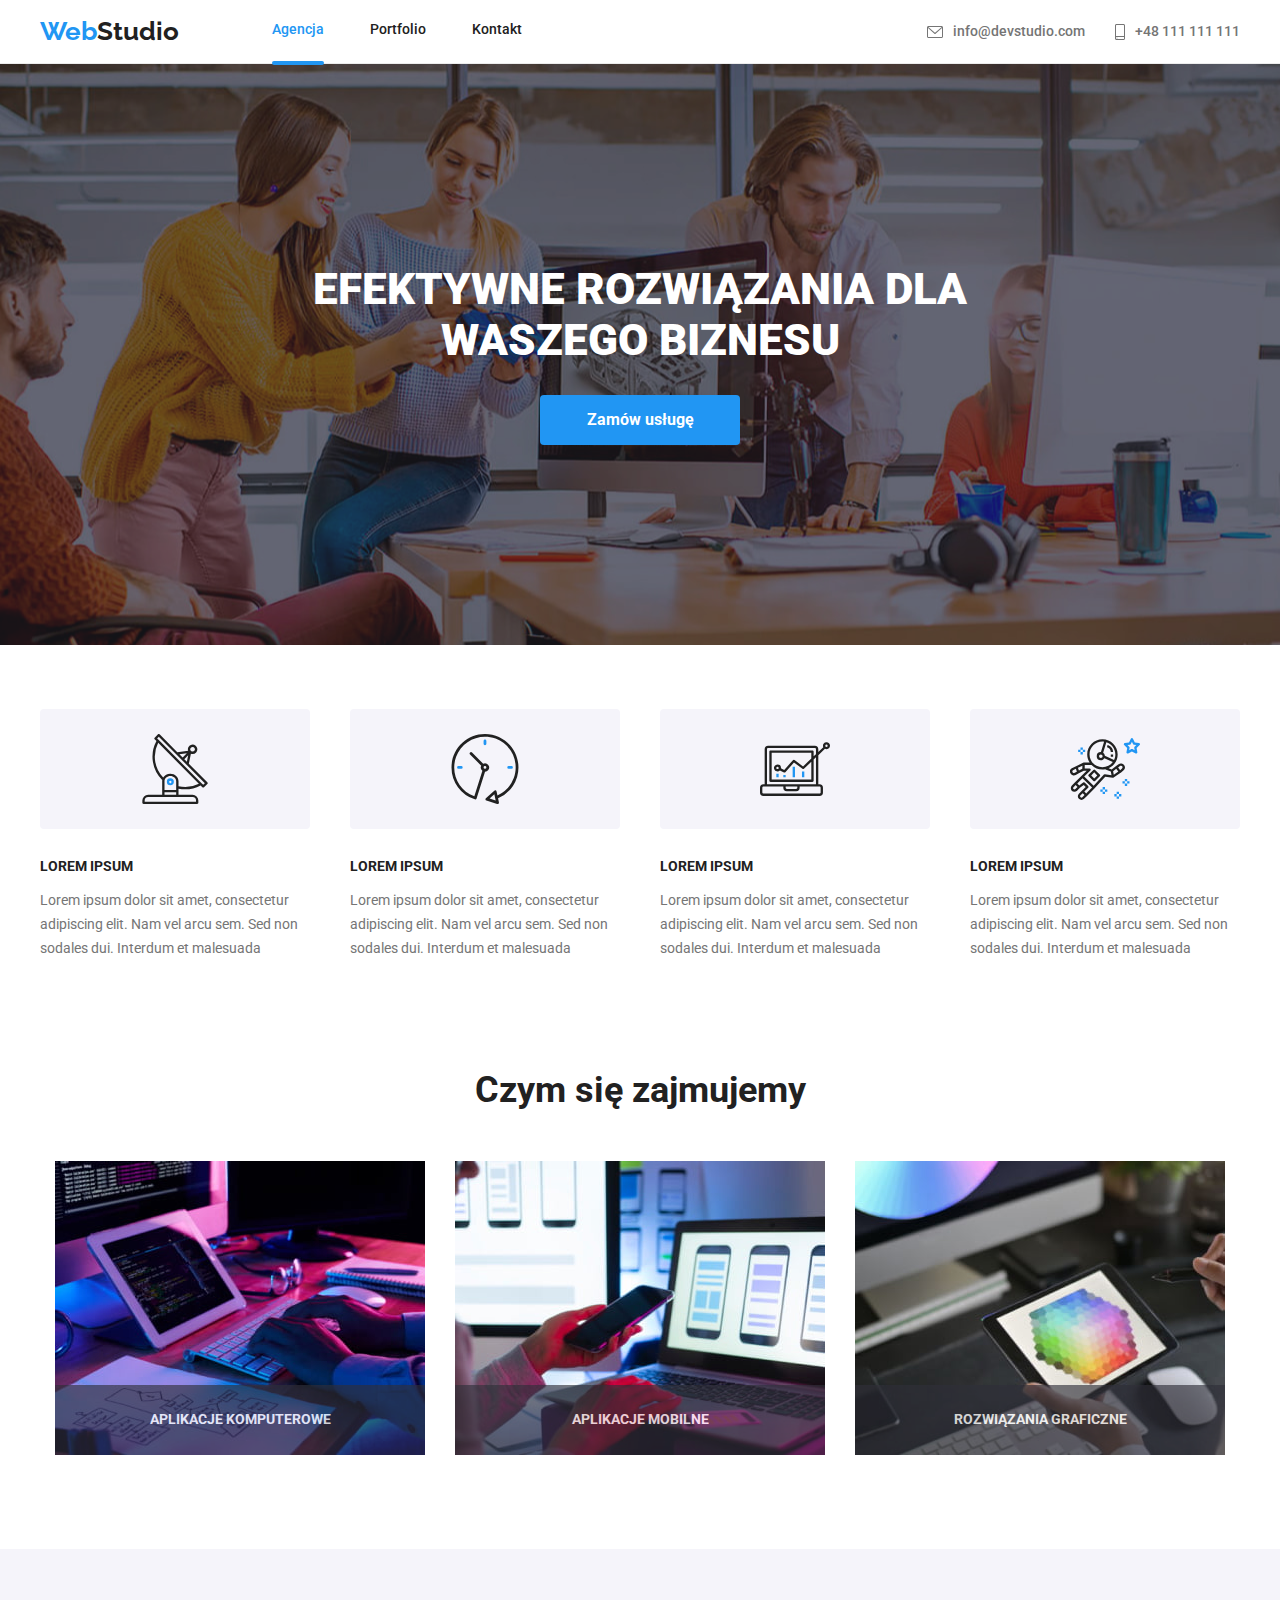
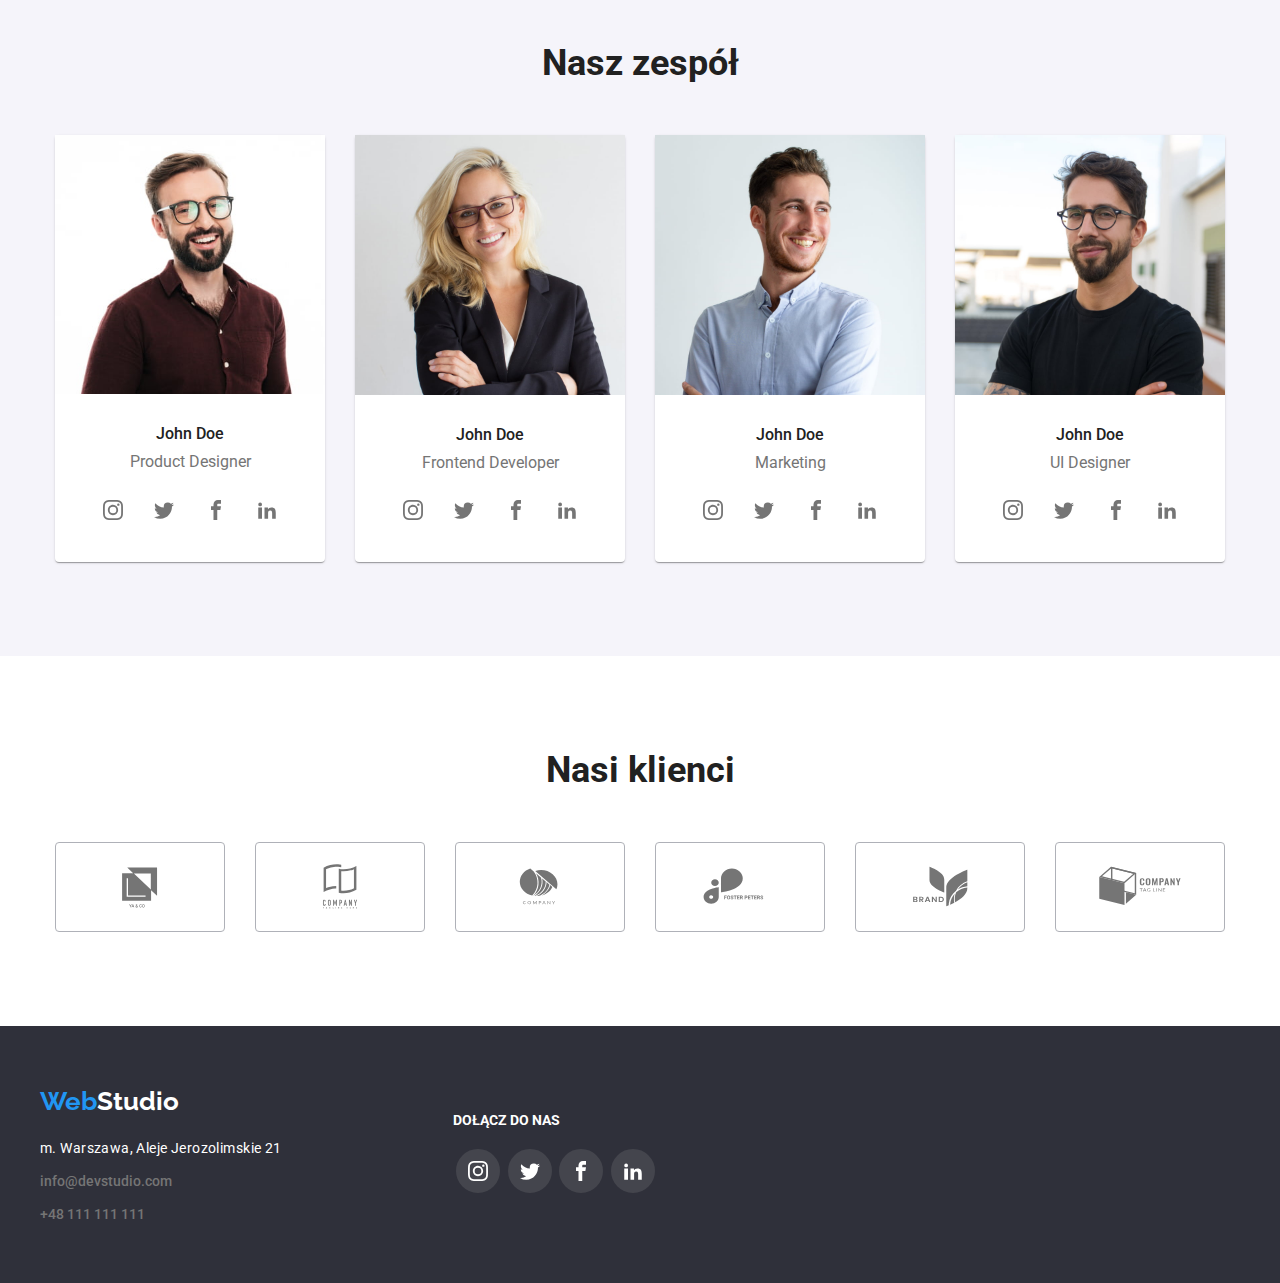
<file: index.html>
<!DOCTYPE html>
<html lang="en">
  <head>
    <meta charset="UTF-8" />
    <meta http-equiv="X-UA-Compatible" content="IE=edge" />
    <meta name="viewport" content="width=device-width, initial-scale=1.0" />
    <meta name="description" content="Zadanie domowe nr 5 z kursu GO-IT" />
    <title>Kurs GO-IT - Zadanie domowe nr 5</title>
    <link
      rel="stylesheet"
      href="https://cdnjs.cloudflare.com/ajax/libs/modern-normalize/1.0.0/modern-normalize.min.css"
    />
    <link href="./css/styles.css" rel="stylesheet" />
    <link rel="preconnect" href="https://fonts.googleapis.com" />
    <link rel="preconnect" href="https://fonts.gstatic.com" crossorigin />
    <link
      href="https://fonts.googleapis.com/css2?family=Raleway:wght@700&family=Roboto:wght@400;500;700;900&display=swap"
      rel="stylesheet"
    />
  </head>

  <body>
    <!-- Header -->
    <header>
      <div class="container">
        <div class="logo-menu-container">
          <p>
            <a class="logo" href="./index.html" title="WebStudio"
              ><span class="accent">Web</span>Studio</a
            >
          </p>
          <nav>
            <ul style="padding-left: 0px; margin-left: -46px">
              <li>
                <a class="active" href="./index.html" title="Agencja"
                  >Agencja</a
                >
              </li>
              <li>
                <a class="link" href="./portfolio.html" title="Portfolio"
                  >Portfolio</a
                >
              </li>
              <li><a class="link" href="" title="Kontakt">Kontakt</a></li>
            </ul>
          </nav>
        </div>
        <adress class="adress-header">
          <div class="link-with-svg">
            <!-- email  -->
            <svg
              width="16"
              height="12"
              viewBox="0 0 16 12"
              xmlns="mailto:info@devstudio.com"
              xmlns:xlink="mailto:info@devstudio.com"
            >
              <a xlink:href="mailto:info@devstudio.com">
                <use href="./images/icons.svg#icon-mail"></use>
              </a>
            </svg>
            <a href="mailto:info@devstudio.com">info@devstudio.com</a>
          </div>
          <div class="link-with-svg">
            <!-- phone -->
            <svg
              width="10"
              height="16"
              viewBox="0 0 10 16"
              xmlns="tel:+48111111111"
              xmlns:xlink="tel:+48111111111"
            >
              <a xlink:href="tel:+48111111111">
                <use href="./images/icons.svg#icon-phone"></use>
              </a>
            </svg>

            <a href="tel:+48111111111">+48 111 111 111</a>
          </div>
        </adress>
      </div>
    </header>

    <!-- Main -->
    <main>
      <!-- Banner section -->
      <section class="banner">
        <div class="container">
          <h1>EFEKTYWNE ROZWIĄZANIA DLA WASZEGO BIZNESU</h1>

          <!-- Zamów usługę -->
          <div class="button-wraper">
            <button type="button" data-modal-open>Zamów usługę</button>
          </div>
        </div>
      </section>

      <!-- Lorem ipsum section -->
      <section class="lorem-ipsum">
        <div class="container">
          <ul style="padding-left: 0px">
            <li>
              <div class="lorem-container">
                <svg height="70px" viewBox="0 0 70 70">
                  <use href="./images/icons.svg#antena"></use>
                </svg>
              </div>
              <h3>LOREM IPSUM</h3>
              <p>
                Lorem ipsum dolor sit amet, consectetur adipiscing elit. Nam vel
                arcu sem. Sed non sodales dui. Interdum et malesuada
              </p>
            </li>
            <li>
              <div class="lorem-container">
                <svg height="70px" viewBox="0 0 70 70">
                  <use href="./images/icons.svg#clock"></use>
                </svg>
              </div>
              <h3>LOREM IPSUM</h3>
              <p>
                Lorem ipsum dolor sit amet, consectetur adipiscing elit. Nam vel
                arcu sem. Sed non sodales dui. Interdum et malesuada
              </p>
            </li>

            <li>
              <div class="lorem-container">
                <svg height="70px" viewBox="0 0 70 70">
                  <use href="./images/icons.svg#diagram"></use>
                </svg>
              </div>
              <h3>LOREM IPSUM</h3>
              <p>
                Lorem ipsum dolor sit amet, consectetur adipiscing elit. Nam vel
                arcu sem. Sed non sodales dui. Interdum et malesuada
              </p>
            </li>
            <li>
              <div class="lorem-container">
                <svg height="70px" viewBox="0 0 70 70">
                  <use href="./images/icons.svg#astronaut"></use>
                </svg>
              </div>
              <h3>LOREM IPSUM</h3>
              <p>
                Lorem ipsum dolor sit amet, consectetur adipiscing elit. Nam vel
                arcu sem. Sed non sodales dui. Interdum et malesuada
              </p>
            </li>
          </ul>
        </div>
      </section>

      <!-- What are we doing section-->
      <section class="what-are-we-doing">
        <div class="container">
          <h2>Czym się zajmujemy</h2>
          <ul>
            <li class="thumb">
              <img
                src="images/img6.jpg"
                alt="Close up image programer working his desk office"
                width="370"
              />
              <div class="thumb-description"><p>Aplikacje komputerowe</p></div>
            </li>
            <li class="thumb">
              <img
                src="images/img1.jpg"
                alt="Web ui designers are developing application smartphones team creators is working interface mobile phones"
                width="370"
              />
              <div class="thumb-description"><p>Aplikacje mobilne</p></div>
            </li>
            <li class="thumb">
              <img
                src="images/img7.jpg"
                alt="Creative artist web design with working colour selection graphic tablet"
                width="370"
              />
              <div class="thumb-description"><p>Rozwiązania graficzne</p></div>
            </li>
          </ul>
        </div>
      </section>

      <!-- Our team section-->
      <section class="our-team">
        <div class="container">
          <h2>Nasz zespół</h2>
          <ul class="card-set">
            <li class="team-member">
              <img src="images/img2.jpg" alt="John Doe - photo" width="270" />
              <h3>John Doe</h3>
              <p>Product Designer</p>
              <div class="container-social-media">
                <svg viewBox="-12 0 44 44" class="icon-social-team">
                  <use
                    width="20"
                    href="./images/icons.svg#icon-instagram"
                  ></use>
                </svg>
                <svg viewBox="-12 0 44 44" class="icon-social-team">
                  <use width="20" href="./images/icons.svg#icon-twitter"></use>
                </svg>
                <svg viewBox="0 -12 44 44" class="icon-social-team">
                  <use
                    height="20"
                    href="./images/icons.svg#icon-facebook"
                  ></use>
                </svg>
                <svg viewBox="0 -12 44 44" class="icon-social-team">
                  <use
                    height="20"
                    href="./images/icons.svg#icon-linkedin"
                  ></use>
                </svg>
              </div>
            </li>
            <li class="team-member">
              <img src="images/img3.jpg" alt="John Doe - photo" width="270" />
              <h3>John Doe</h3>
              <p>Frontend Developer</p>
              <div class="container-social-media">
                <svg viewBox="-12 0 44 44" class="icon-social-team">
                  <use
                    width="20"
                    href="./images/icons.svg#icon-instagram"
                  ></use>
                </svg>
                <svg viewBox="-12 0 44 44" class="icon-social-team">
                  <use width="20" href="./images/icons.svg#icon-twitter"></use>
                </svg>
                <svg viewBox="0 -12 44 44" class="icon-social-team">
                  <use
                    height="20"
                    href="./images/icons.svg#icon-facebook"
                  ></use>
                </svg>
                <svg viewBox="0 -12 44 44" class="icon-social-team">
                  <use
                    height="20"
                    href="./images/icons.svg#icon-linkedin"
                  ></use>
                </svg>
              </div>
            </li>
            <li class="team-member">
              <img src="images/img4.jpg" alt="John Doe - photo" width="270" />
              <h3>John Doe</h3>
              <p>Marketing</p>
              <div class="container-social-media">
                <svg viewBox="-12 0 44 44" class="icon-social-team">
                  <use
                    width="20"
                    href="./images/icons.svg#icon-instagram"
                  ></use>
                </svg>
                <svg viewBox="-12 0 44 44" class="icon-social-team">
                  <use width="20" href="./images/icons.svg#icon-twitter"></use>
                </svg>
                <svg viewBox="0 -12 44 44" class="icon-social-team">
                  <use
                    height="20"
                    href="./images/icons.svg#icon-facebook"
                  ></use>
                </svg>
                <svg viewBox="0 -12 44 44" class="icon-social-team">
                  <use
                    height="20"
                    href="./images/icons.svg#icon-linkedin"
                  ></use>
                </svg>
              </div>
            </li>
            <li class="team-member">
              <img src="images/img5.jpg" alt="John Doe - photo" width="270" />
              <h3>John Doe</h3>
              <p>UI Designer</p>
              <div class="container-social-media">
                <svg viewBox="-12 0 44 44" class="icon-social-team">
                  <use
                    width="20"
                    href="./images/icons.svg#icon-instagram"
                  ></use>
                </svg>
                <svg viewBox="-12 0 44 44" class="icon-social-team">
                  <use width="20" href="./images/icons.svg#icon-twitter"></use>
                </svg>
                <svg viewBox="0 -12 44 44" class="icon-social-team">
                  <use
                    height="20"
                    href="./images/icons.svg#icon-facebook"
                  ></use>
                </svg>
                <svg viewBox="0 -12 44 44" class="icon-social-team">
                  <use
                    height="20"
                    href="./images/icons.svg#icon-linkedin"
                  ></use>
                </svg>
              </div>
            </li>
          </ul>
        </div>
      </section>

      <!-- Our clients section-->
      <section class="our-clients">
        <div class="container">
          <h2>Nasi klienci</h2>
          <ul class="card-set-clients">
            <li class="client-container">
              <svg width="41" class="logo-our-clients">
                <use href="./images/icons.svg#logo-1"></use>
              </svg>
            </li>
            <li class="client-container">
              <svg width="40" class="logo-our-clients">
                <use href="./images/icons.svg#logo-2"></use>
              </svg>
            </li>
            <li class="client-container">
              <svg width="43.46" class="logo-our-clients">
                <use href="./images/icons.svg#logo-5"></use>
              </svg>
            </li>
            <li class="client-container">
              <svg width="84.44" class="logo-our-clients">
                <use href="./images/icons.svg#logo-4"></use>
              </svg>
            </li>
            <li class="client-container">
              <svg width="62.54" class="logo-our-clients">
                <use href="./images/icons.svg#logo-3"></use>
              </svg>
            </li>
            <li class="client-container">
              <svg width="93.79" class="logo-our-clients">
                <use href="./images/icons.svg#logo-6"></use>
              </svg>
            </li>
          </ul>
        </div>
      </section>
    </main>

    <!-- Footer -->
    <footer>
      <div class="container">
        <div class="inline-container-footer">
          <adress class="adress-footer">
            <a
              id="logo-footer"
              class="logo"
              href="./index.html"
              title="WebStudio"
              ><span class="accent">Web</span>Studio</a
            >
            <a class="adress-city-street">
              m. Warszawa, Aleje Jerozolimskie 21</a
            >

            <!-- e-mail  -->
            <a class="link" href="mailto:info@devstudio.com"
              >info@devstudio.com</a
            >
            <!-- phone -->
            <a class="link" href="tel:+48111111111">+48 111 111 111</a>
          </adress>

          <!-- social media buttons section -->
          <div class="social-media-footer">
            <p>DOŁĄCZ DO NAS</p>
            <div class="container-social-media">
              <svg viewBox="-12 0 44 44" class="icon-social-footer">
                <use width="20" href="./images/icons.svg#icon-instagram"></use>
              </svg>
              <svg viewBox="-12 0 44 44" class="icon-social-footer">
                <use width="20" href="./images/icons.svg#icon-twitter"></use>
              </svg>
              <svg viewBox="0 -12 44 44" class="icon-social-footer">
                <use height="20" href="./images/icons.svg#icon-facebook"></use>
              </svg>
              <svg viewBox="0 -12 44 44" class="icon-social-footer">
                <use height="20" href="./images/icons.svg#icon-linkedin"></use>
              </svg>
            </div>
          </div>
        </div>
      </div>
    </footer>

    <div class="backdrop is-hidden" data-modal>
      <div class="modal">
        <button type="button" class="close-btn" data-modal-close>
          <svg viewBox="0 0 11 11" class="icon-modal">
            <use href="./images/icons.svg#icon-close"></use>
          </svg>
        </button>
      </div>
    </div>
    <script src="./js/modal.js"></script>
  </body>
</html>
</file>
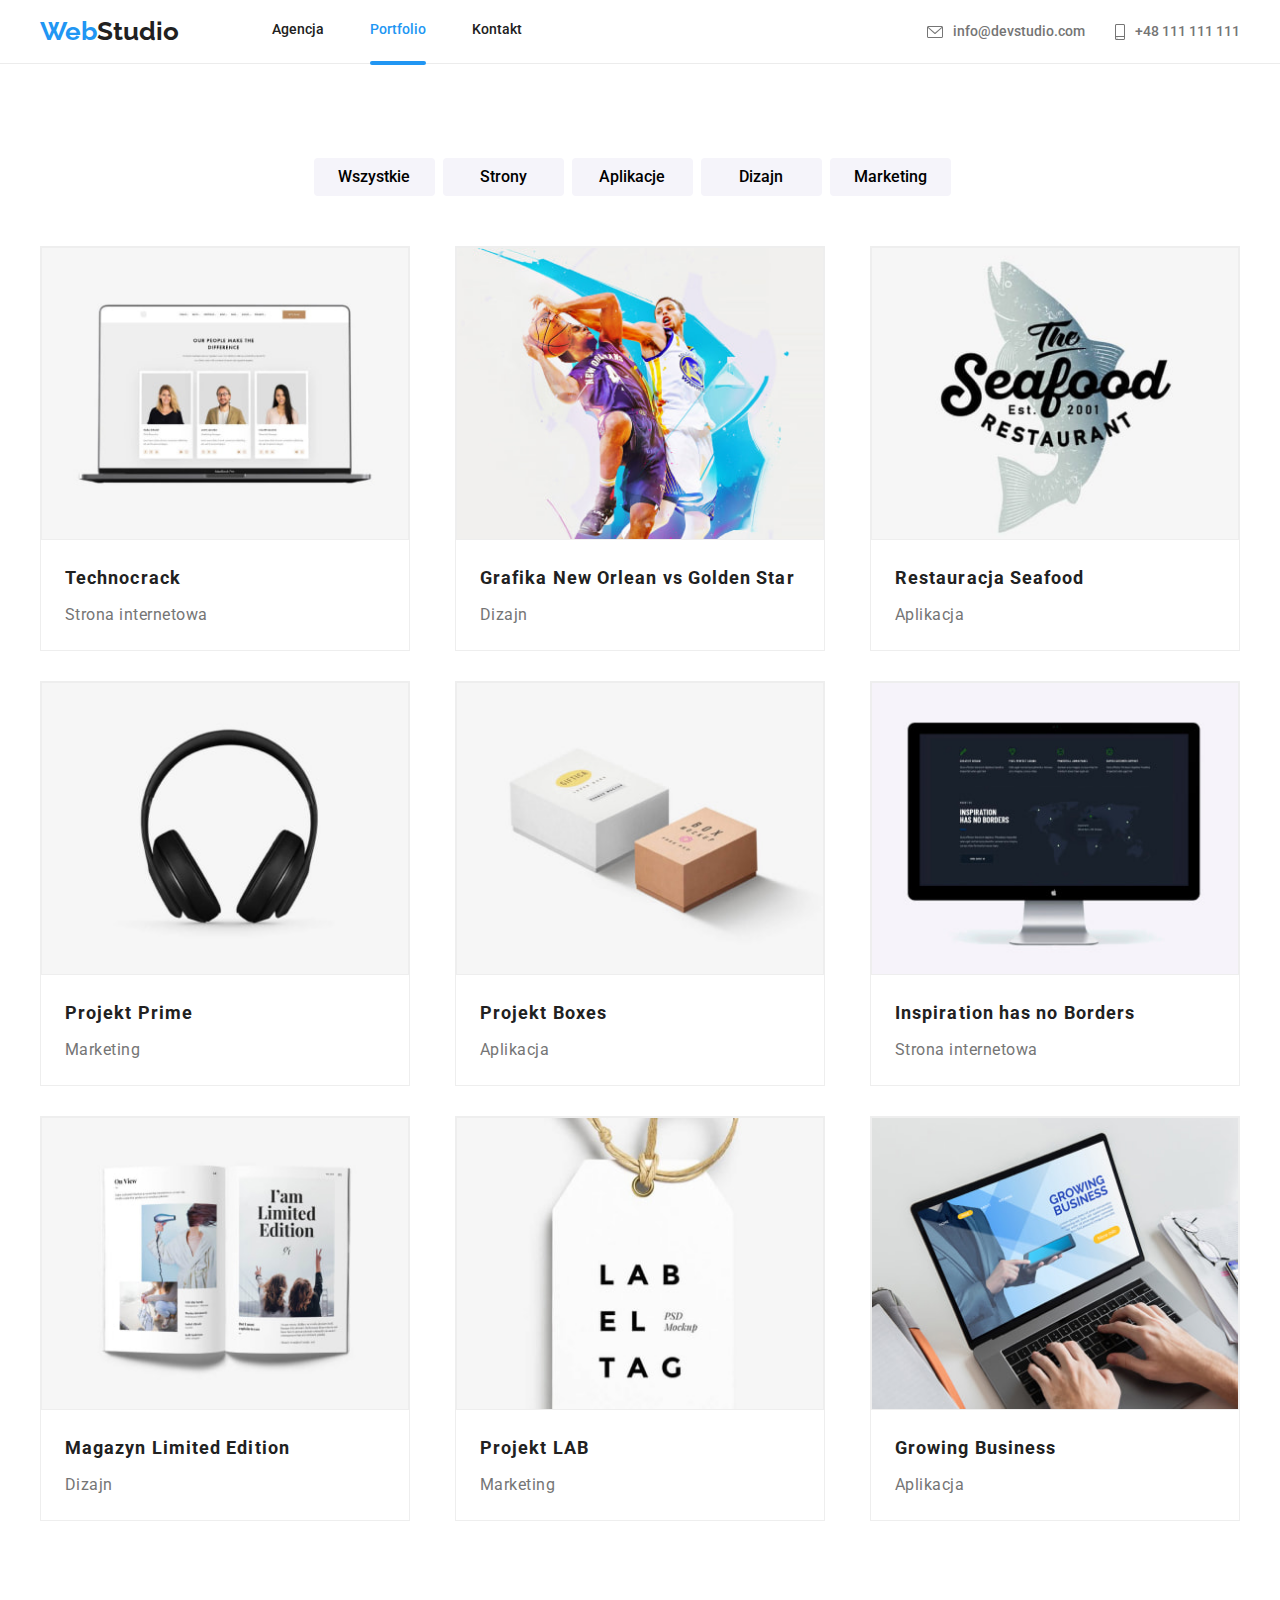
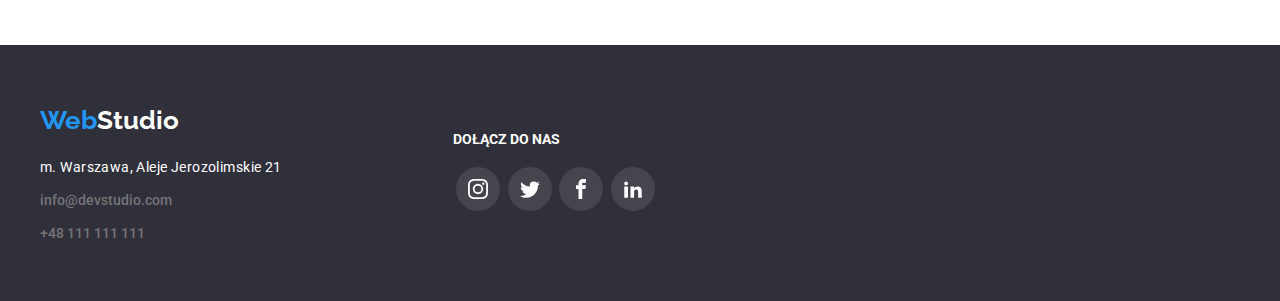
<file: portfolio.html>
<!DOCTYPE html>
<html lang="en">
  <head>
    <meta charset="UTF-8" />
    <meta http-equiv="X-UA-Compatible" content="IE=edge" />
    <meta name="viewport" content="width=device-width, initial-scale=1.0" />
    <meta name="description" content="Zadanie domowe nr 5 z kursu GO-IT" />
    <title>Kurs GO-IT - Zadanie domowe nr 5</title>
    <link
      rel="stylesheet"
      href="https://cdnjs.cloudflare.com/ajax/libs/modern-normalize/1.0.0/modern-normalize.min.css"
    />
    <link href="./css/styles.css" rel="stylesheet" />
    <link rel="preconnect" href="https://fonts.googleapis.com" />
    <link rel="preconnect" href="https://fonts.gstatic.com" crossorigin />
    <link
      href="https://fonts.googleapis.com/css2?family=Raleway:wght@700&family=Roboto:wght@400;500;700;900&display=swap"
      rel="stylesheet"
    />
  </head>

  <body>
    <!-- Header -->
    <header>
      <div class="container">
        <div class="logo-menu-container">
          <p>
            <a class="logo" href="./index.html" title="WebStudio"
              ><span class="accent">Web</span>Studio</a
            >
          </p>
          <nav>
            <ul style="padding-left: 0px; margin-left: -46px">
              <li>
                <a class="link" href="./index.html" title="Agencja">Agencja</a>
              </li>
              <li>
                <a class="active" href="./portfolio.html" title="Portfolio"
                  >Portfolio</a
                >
              </li>
              <li><a class="link" href="" title="Kontakt">Kontakt</a></li>
            </ul>
          </nav>
        </div>
        <adress class="adress-header">
          <div class="link-with-svg">
            <!-- email  -->
            <svg
              width="16"
              height="12"
              viewBox="0 0 16 12"
              xmlns="mailto:info@devstudio.com"
              xmlns:xlink="mailto:info@devstudio.com"
            >
              <a xlink:href="mailto:info@devstudio.com">
                <use href="./images/icons.svg#icon-mail"></use>
              </a>
            </svg>
            <a href="mailto:info@devstudio.com">info@devstudio.com</a>
          </div>
          <div class="link-with-svg">
            <!-- phone -->
            <svg
              width="10"
              height="16"
              viewBox="0 0 10 16"
              xmlns="tel:+48111111111"
              xmlns:xlink="tel:+48111111111"
            >
              <a xlink:href="tel:+48111111111">
                <use href="./images/icons.svg#icon-phone"></use>
              </a>
            </svg>

            <a href="tel:+48111111111">+48 111 111 111</a>
          </div>
        </adress>
      </div>
    </header>

    <!-- Main -->
    <main>
      <!-- Butttons section -->
      <section>
        <div class="container">
          <ul class="buttons-portfolio">
            <li><button type="button">Wszystkie</button></li>
            <li><button type="button">Strony</button></li>
            <li><button type="button">Aplikacje</button></li>
            <li><button type="button">Dizajn</button></li>
            <li><button type="button">Marketing</button></li>
          </ul>
        </div>
      </section>

      <!-- Portfolio items section-->
      <section class="portfolio">
        <div class="container">
          <ul class="portfolio-list">
            <li class="item">
              <div class="item-box">
                <img
                  src="images/img8.jpg"
                  alt="Technocrack - Strona internetowa"
                />
                <div class="portfolio-item-description">
                  <p>
                    Technocrack jest popularną platformą wykorzystywaną do
                    rozpowszechniania koronawirusa. Firmy wykorzystują tę
                    platformę do celów szpiegowskich i ataków na
                    niezabezpieczone serwery konkurencji
                  </p>
                </div>
              </div>
              <h3>Technocrack</h3>
              <p class="short-description">Strona internetowa</p>
            </li>
            <li class="item">
              <div class="item-box">
                <img
                  src="images/img9.jpg"
                  alt="Grafika New Orlean vs Golden Star - Dizajn"
                />
                <div class="portfolio-item-description">
                  <p>
                    Technocrack jest popularną platformą wykorzystywaną do
                    rozpowszechniania koronawirusa. Firmy wykorzystują tę
                    platformę do celów szpiegowskich i ataków na
                    niezabezpieczone serwery konkurencji
                  </p>
                </div>
              </div>
              <h3>Grafika New Orlean vs Golden Star</h3>
              <p class="short-description">Dizajn</p>
            </li>
            <li class="item">
              <div class="item-box">
                <img
                  src="images/img10.jpg"
                  alt="Restauracja Seafood - Aplikacja"
                />
                <div class="portfolio-item-description">
                  <p>
                    Technocrack jest popularną platformą wykorzystywaną do
                    rozpowszechniania koronawirusa. Firmy wykorzystują tę
                    platformę do celów szpiegowskich i ataków na
                    niezabezpieczone serwery konkurencji
                  </p>
                </div>
              </div>
              <h3>Restauracja Seafood</h3>
              <p class="short-description">Aplikacja</p>
            </li>
            <li class="item">
              <div class="item-box">
                <img src="images/img11.jpg" alt="Projekt Prime - Marketing" />
                <div class="portfolio-item-description">
                  <p>
                    Technocrack jest popularną platformą wykorzystywaną do
                    rozpowszechniania koronawirusa. Firmy wykorzystują tę
                    platformę do celów szpiegowskich i ataków na
                    niezabezpieczone serwery konkurencji
                  </p>
                </div>
              </div>
              <h3 id="allbutton">Projekt Prime</h3>
              <p class="short-description">Marketing</p>
            </li>
            <li class="item">
              <div class="item-box">
                <img src="images/img12.jpg" alt="Projekt Boxes - Aplikacja" />
                <div class="portfolio-item-description">
                  <p>
                    Technocrack jest popularną platformą wykorzystywaną do
                    rozpowszechniania koronawirusa. Firmy wykorzystują tę
                    platformę do celów szpiegowskich i ataków na
                    niezabezpieczone serwery konkurencji
                  </p>
                </div>
              </div>
              <h3>Projekt Boxes</h3>
              <p class="short-description">Aplikacja</p>
            </li>
            <li class="item">
              <div class="item-box">
                <img
                  src="images/img13.jpg"
                  alt="Inspiration has no Borders - Strona internetowa"
                />
                <div class="portfolio-item-description">
                  <p>
                    Technocrack jest popularną platformą wykorzystywaną do
                    rozpowszechniania koronawirusa. Firmy wykorzystują tę
                    platformę do celów szpiegowskich i ataków na
                    niezabezpieczone serwery konkurencji
                  </p>
                </div>
              </div>
              <h3>Inspiration has no Borders</h3>
              <p class="short-description">Strona internetowa</p>
            </li>
            <li class="item">
              <div class="item-box">
                <img
                  src="images/img14.jpg"
                  alt="Magazyn Limited Edition - Dizajn"
                />
                <div class="portfolio-item-description">
                  <p>
                    Technocrack jest popularną platformą wykorzystywaną do
                    rozpowszechniania koronawirusa. Firmy wykorzystują tę
                    platformę do celów szpiegowskich i ataków na
                    niezabezpieczone serwery konkurencji
                  </p>
                </div>
              </div>
              <h3>Magazyn Limited Edition</h3>
              <p class="short-description">Dizajn</p>
            </li>
            <li class="item">
              <div class="item-box">
                <img src="images/img15.jpg" alt="Projekt LAB - Marketing" />
                <div class="portfolio-item-description">
                  <p>
                    Technocrack jest popularną platformą wykorzystywaną do
                    rozpowszechniania koronawirusa. Firmy wykorzystują tę
                    platformę do celów szpiegowskich i ataków na
                    niezabezpieczone serwery konkurencji
                  </p>
                </div>
              </div>
              <h3>Projekt LAB</h3>
              <p class="short-description">Marketing</p>
            </li>
            <li class="item">
              <div class="item-box">
                <img
                  src="images/img16.jpg"
                  alt="Growing Business - Aplikacja"
                />
                <div class="portfolio-item-description">
                  <p>
                    Technocrack jest popularną platformą wykorzystywaną do
                    rozpowszechniania koronawirusa. Firmy wykorzystują tę
                    platformę do celów szpiegowskich i ataków na
                    niezabezpieczone serwery konkurencji
                  </p>
                </div>
              </div>
              <h3>Growing Business</h3>
              <p class="short-description">Aplikacja</p>
            </li>
          </ul>
        </div>
      </section>
    </main>

    <!-- Footer -->
    <footer>
      <div class="container">
        <div class="inline-container-footer">
          <adress class="adress-footer">
            <a
              id="logo-footer"
              class="logo"
              href="./index.html"
              title="WebStudio"
              ><span class="accent">Web</span>Studio</a
            >
            <a class="adress-city-street">
              m. Warszawa, Aleje Jerozolimskie 21</a
            >

            <!-- e-mail  -->
            <a class="link" href="mailto:info@devstudio.com"
              >info@devstudio.com</a
            >
            <!-- phone -->
            <a class="link" href="tel:+48111111111">+48 111 111 111</a>
          </adress>

          <!-- social media buttons section -->
          <div class="social-media-footer">
            <p>DOŁĄCZ DO NAS</p>
            <div class="container-social-media">
              <svg viewBox="-12 0 44 44" class="icon-social-footer">
                <use width="20" href="./images/icons.svg#icon-instagram"></use>
              </svg>
              <svg viewBox="-12 0 44 44" class="icon-social-footer">
                <use width="20" href="./images/icons.svg#icon-twitter"></use>
              </svg>
              <svg viewBox="0 -12 44 44" class="icon-social-footer">
                <use height="20" href="./images/icons.svg#icon-facebook"></use>
              </svg>
              <svg viewBox="0 -12 44 44" class="icon-social-footer">
                <use height="20" href="./images/icons.svg#icon-linkedin"></use>
              </svg>
            </div>
          </div>
        </div>
      </div>
    </footer>
  </body>
</html>
</file>
<file: css/styles.css>
body {
  font-family: "Roboto", "Verdana", "Tahoma", sans-serif;
  color: #757575;
}

nav ul {
  display: flex;
}

nav li {
  margin-left: 46px;
}
nav ul {
  list-style: none;
}
nav a {
  color: #212121;
  font-family: Roboto;
  font-weight: 500;
  font-size: 14px;
  line-height: 0.8;
  text-decoration: none;
}

header .container {
  display: flex;
  justify-content: space-between;
  align-items: center;
}

header {
  border-bottom: 1px solid #ececec;
}

.active {
  color: #2196f3;
}

.active::after {
  content: "";
  position: relative;
  top: 22px;
  display: block;
  border-radius: 2px;
  border-top: 4px solid #2196f3;
}

.logo-menu-container {
  display: flex;
  align-items: center;
}
.container {
  width: 1200px;
  margin-left: auto;
  margin-right: auto;
}

.logo {
  margin-right: 93px;
  color: #212121;
  font-size: 26px;
  line-height: 31px;
  font-family: Raleway;
  text-decoration: none;
  font-weight: 700;
}

.banner {
  padding-top: 200px;
  padding-bottom: 200px;
  background-color: #2f303a;
  background-image: url("../images/bannerImgOverlay.png"),
    url("../images/bannerImg.jpg");
  background-position: center, center;
  max-width: 1600px;
  background-repeat: no-repeat;
  display: flex;
  justify-content: center;
  margin: 0 auto;
}

.banner h1 {
  margin: 0 auto;
  font-family: "Roboto";
  font-style: normal;
  font-weight: 900;
  text-align: center;
  color: #ffffff;
  max-width: 696px;
  flex-basis: 696px;
  font-size: 44px;
}

.button-wraper {
  flex-basis: 200px;
  text-align: center;
  margin-top: 30px;
}

.banner button {
  border-radius: 4px;
  text-align: center;
  font-family: "Roboto";
  font-style: normal;
  font-weight: 700;
  font-size: 16px;
  line-height: 1.9;
  background-color: #2196f3;
  color: #ffffff;
  width: 200px;
  height: 50px;
  border: 0px;
  cursor: pointer;
}

.lorem-ipsum {
  margin-top: 94px;
  margin-bottom: 94px;
}

.lorem-ipsum ul {
  list-style: none;
  margin-top: -30px;
  margin-left: -30px;
  display: flex;
  flex-wrap: wrap;
  justify-content: space-between;
}

.lorem-ipsum li {
  flex-basis: 270px;
  margin-left: 30px;
  color: #757575;
  font-family: "Roboto";
  font-weight: 400;
  font-size: 14px;
  line-height: 1.71;
}

.lorem-ipsum h3 {
  list-style: none;
  color: #212121;
  font-family: "Roboto";
  font-style: normal;
  font-weight: 700;
  font-size: 14px;
  line-height: 1.14;
}

.card-set {
  justify-content: center;
  display: flex;
  flex-wrap: wrap;
  margin-left: -30px;
  margin-top: 0px;
  margin-bottom: 0px;
  padding: 0;
  list-style: none;
}

.card-set-clients {
  justify-content: center;
  align-items: center;
  display: flex;
  flex-wrap: wrap;
  margin-left: -30px;
  margin-top: 0px;
  margin-bottom: 94px;
  padding: 0;
  list-style: none;
}

.team-member {
  text-align: center;
  margin-left: 30px;
  max-width: 270px;
  flex-basis: calc((100% - 90px) / 4);
  background-color: #fff;
  border-radius: 4px;
  box-shadow: 0px 2px 1px -1px rgba(0, 0, 0, 0.2),
    0px 1px 1px 0px rgba(0, 0, 0, 0.14), 0px 1px 3px 0px rgba(0, 0, 0, 0.12);
}

.client-container {
  cursor: pointer;
  width: 170px;
  height: 90px;
  margin-left: 30px;
  display: flex;
  align-items: center;
  background-color: #fff;
  border: 1px solid #afb1b8;
  border-radius: 4px;
}

.client-container:hover {
  border: 1px solid #2196f3;
}

.client-container:hover > svg *,
.client-container:hover {
  fill: #2196f3;
}

.team-member p {
  margin-bottom: 0;
  margin-top: 0;
  padding-bottom: 16px;
}

.team-member h3 {
  margin-top: 30px;
  margin-bottom: 10px;
}
.what-are-we-doing {
  display: flex;
  justify-content: center;
  margin-bottom: 0;
}

.thumb {
  position: relative;
  overflow: hidden;
}

.thumb img {
  display: block;
}

.thumb-description {
  position: absolute;
  bottom: 0;
  width: 370px;
  margin: 0;
  background-color: #2f303acc;
  opacity: 0.8;
  display: flex;
}

.thumb p {
  font-family: Roboto;
  font-size: 14px;
  font-weight: 700;
  line-height: 1.14;
  text-transform: uppercase;
  padding: 27px 90px 27px 90px;
  margin-top: 0;
  margin-bottom: 0;
  margin-left: auto;
  margin-right: auto;
  border-bottom-left-radius: 4px;
  color: #fff;
}

.what-are-we-doing h2 {
  margin-top: 0;
  text-align: center;
  color: #212121;
  font-family: "Roboto";
  font-style: normal;
  font-weight: 700;
  font-size: 36px;
  line-height: 1.17;
  margin-bottom: 50px;
}

.what-are-we-doing ul {
  padding-left: 0px;
  margin-bottom: 0px;
  padding-bottom: 94px;
  list-style: none;
  margin-top: 0;
  margin-left: -30px;
  display: flex;
  justify-content: center;
}

.what-are-we-doing li {
  margin-left: 30px;
  flex-basis: calc((100% - 90px) / 3);
  max-width: 370px;
}

.our-team h2 {
  margin-top: 0;
  padding-top: 94px;
  text-align: center;
  color: #212121;
  font-family: "Roboto";
  font-style: normal;
  font-weight: 700;
  font-size: 36px;
  line-height: 1.16;
  margin-bottom: 50px;
}

.our-team h3 {
  color: #212121;
  font-family: "Roboto";
  font-style: normal;
  font-weight: 500;
  font-size: 16px;
  line-height: 1.19;
}

.our-team ul {
  list-style: none;
  display: flex;
  padding-bottom: 94px;
}

.our-team {
  background-color: #f5f4fa;
}

.our-clients h2 {
  margin-top: 0;
  padding-top: 94px;
  text-align: center;
  color: #212121;
  font-family: "Roboto";
  font-style: normal;
  font-weight: 700;
  font-size: 36px;
  line-height: 1.16;
  margin-bottom: 50px;
}

.icon-social-team {
  fill: #757575;
  margin: auto;
  height: 44px;
  width: 44px;
}

.icon-social-footer {
  fill: #ffffff;
  background-image: url(../images/circle_footer.svg);
  background-repeat: no-repeat;
  background-size: contain;
  background-position: center;
  margin: auto;
  height: 44px;
  width: 44px;
}
.icon-social-footer:hover {
  background-image: url(../images/circle.svg);
  background-repeat: no-repeat;
  background-size: contain;
  background-position: center;
  margin: auto;
  height: 44px;
  width: 44px;
}

.logo-our-clients {
  fill: #757575;
  margin: auto;
  height: 52px;
  width: 170px;
}

.icon-social-team:hover {
  fill: #ffffff;
  background-image: url(../images/circle.svg);
  background-repeat: no-repeat;
  background-size: contain;
  background-position: center;
}

.container-social-media {
  cursor: pointer;
  margin: auto;
  display: flex;
  justify-content: space-between;
  align-items: center;
  height: 44px;
  width: 206px;
  margin-bottom: 30px;
}

address a {
  color: #ffffff;
}

#logo-footer {
  color: #ffffff;
  flex-direction: row;
  margin-bottom: 20px;
}

.accent {
  color: #2196f3;
}

.buttons-portfolio button {
  margin-right: 8px;
  cursor: pointer;
  font-family: "Roboto";
  font-style: normal;
  font-weight: 500;
  font-size: 16px;
  line-height: 0.6;
  text-align: center;
  background-color: #f5f4fa;
  border-color: #f5f4fa;
  border-radius: 4px;
  width: 121px;
  height: 38px;
  border: 0px;
}

.portfolio {
  margin-bottom: 94px;
}

.portfolio-list {
  padding-bottom: -30px;
  margin-top: 0;
  margin-bottom: 0;
  list-style: none;
  padding-left: 0px;
  display: flex;
  flex-wrap: wrap;
  margin-left: -30px;
  justify-content: space-between;
}

.item {
  position: relative;
  margin-left: 30px;
  margin-bottom: 30px;
  max-width: 370px;
  flex-basis: calc((100% - 60px) / 3);
  background-color: #fff;
  border: 1px solid #eeeeee;
  overflow: hidden;
}

.item:hover {
  box-shadow: 0px 1px 1px rgba(0, 0, 0, 0.12), 0px 4px 4px rgba(0, 0, 0, 0.06),
    1px 4px 6px rgba(0, 0, 0, 0.16);
}

.item-box {
  width: 100%;
  flex-basis: calc((100% - 60px) / 3);
  background-color: #fff;
  border: 1px solid #eeeeee;
  position: relative;
  overflow: hidden;
}

.portfolio-item-description p {
  margin-top: 0;
  margin-bottom: 0;
  font-family: "Roboto";
  font-style: normal;
  font-weight: 400;
  font-size: 18px;
  line-height: 1.55;
  color: #ffffff;
}

.item-box:hover .portfolio-item-description {
  cursor: pointer;
  transform: translatey(0);
  transition: transform 250ms cubic-bezier(0.4, 0, 0.2, 1);
}

.portfolio-item-description {
  padding: 49px 45px 49px 24px;
  position: absolute;
  top: 0;
  left: 0;
  width: 100%;
  height: 100%;
  background-color: #2196f3e5;
  opacity: 0.9;
  transform: translatey(100%);
  transition: transform 250ms ease;
}

.portfolio-list h3 {
  margin-bottom: 4px;
  margin-top: 20px;
  padding-left: 24px;
  padding-right: 24px;
  font-family: "Roboto";
  font-style: normal;
  font-weight: 700;
  font-size: 18px;
  line-height: 2;
  color: #212121;
  letter-spacing: 0.06em;
}

.short-description {
  margin-top: 0;
  margin-bottom: 0;
  padding: 0 24px 20px 24px;
  font-family: "Roboto";
  font-style: normal;
  font-weight: 400;
  font-size: 16px;
  line-height: 1.88;
  letter-spacing: 0.03em;
  color: #757575;
}

.header-portfolio-item {
  font-family: "Roboto";
  font-style: normal;
  font-weight: 700;
  font-size: 18px;
  line-height: 0.5;
}

.adress-city-street {
  font-family: "Roboto";
  font-style: normal;
  font-weight: 400;
  font-size: 14px;
  line-height: 1.71;
  letter-spacing: 0.03em;
  color: #ffffff;
}

adress {
  margin-right: -30px;
}

.adress-header {
  display: flex;
  align-items: center;
}
.inline-container-footer {
  display: flex;
}

adress svg {
  margin-right: 10px;
}

.lorem-container {
  background: #f5f4fa;
  border-radius: 4px;
  height: 120px;
  display: flex;
  align-items: center;
  justify-content: center;
  margin-bottom: 30px;
}

adress a {
  margin-right: 30px;
  text-decoration: none;
  color: #757575;
  font-family: Roboto;
  font-weight: 500;
  font-size: 14px;
  line-height: 1.71;
}

.adress-footer > a {
  margin-bottom: 9px;
  display: flex;
  flex-direction: column;
}

.adress-footer > a:last-of-type {
  margin-bottom: -9px;
}

.container .adress {
  display: flex;
  flex-direction: column;
  align-items: center;
}
.link:hover {
  color: #2196f3;
}

.link-with-svg {
  fill: #757575;
  color: #757575;
  display: flex;
  align-items: center;
}

.link-with-svg a {
  fill: #757575;
  color: #757575;
}
.link-with-svg svg {
  fill: #757575;
  color: #757575;
}

.link-with-svg:hover a {
  color: #2196f3;
}
.link-with-svg:hover > a *,
.link-with-svg:hover {
  color: #2196f3;
}

.link-with-svg:hover > svg *,
.link-with-svg:hover {
  fill: #2196f3;
  cursor: pointer;
}

.buttons-portfolio {
  padding-left: 0px;
  margin-top: 94px;
  margin-bottom: 50px;
  margin-left: -8px;
  list-style: none;
  display: flex;
  justify-content: center;
}

.buttons-portfolio button:hover {
  background-color: #2196f3;
  color: #ffffff;
}

.buttons-portfolio button:focus {
  background-color: #2196f3;
  color: #ffffff;
}

footer {
  background-color: #2f303a;
  padding-top: 60px;
  padding-bottom: 60px;
}

.social-media-footer {
  margin-top: 12px;
  margin-left: 171px;
  font-family: "Roboto";
  font-style: normal;
  font-weight: 700;
  font-size: 14px;
  line-height: 1.2;
  color: #ffffff;
}

.social-media-footer p {
  margin-bottom: 20px;
}

img {
  display: block;
  max-width: 100%;
  height: auto;
}

.backdrop {
  position: fixed;
  left: 0;
  top: 0;
  width: 100%;
  height: 100%;
  background-color: rgba(0, 0, 0, 0.2);
  transition: 250ms cubic-bezier(0.4, 0, 0.2, 1);
  transition-property: transform, visibility, opacity;
}

.modal {
  position: absolute;
  top: 50%;
  left: 50%;
  background-color: #ffffff;
  transform: translate(-50%, -50%);
  width: 528px;
  min-height: 581px;
  transition: 250ms cubic-bezier(0.4, 0, 0.2, 1);
  transition-property: transform;
}

.close-btn {
  position: absolute;
  background-color: #ffffff;
  top: 8px;
  right: 8px;
  width: 30px;
  height: 30px;
  border: 1px solid rgba(0, 0, 0, 0.1);
  border-radius: 50%;
  cursor: pointer;
}

.icon-modal {
  fill: #000000;
  position: absolute;
  top: 50%;
  left: 50%;
  transform: translate(-50%, -50%);
}

.is-hidden {
  opacity: 0;
  visibility: hidden;
  pointer-events: none;
}

.is-hidden .modal {
  transform: translate(100%);
}
</file>
